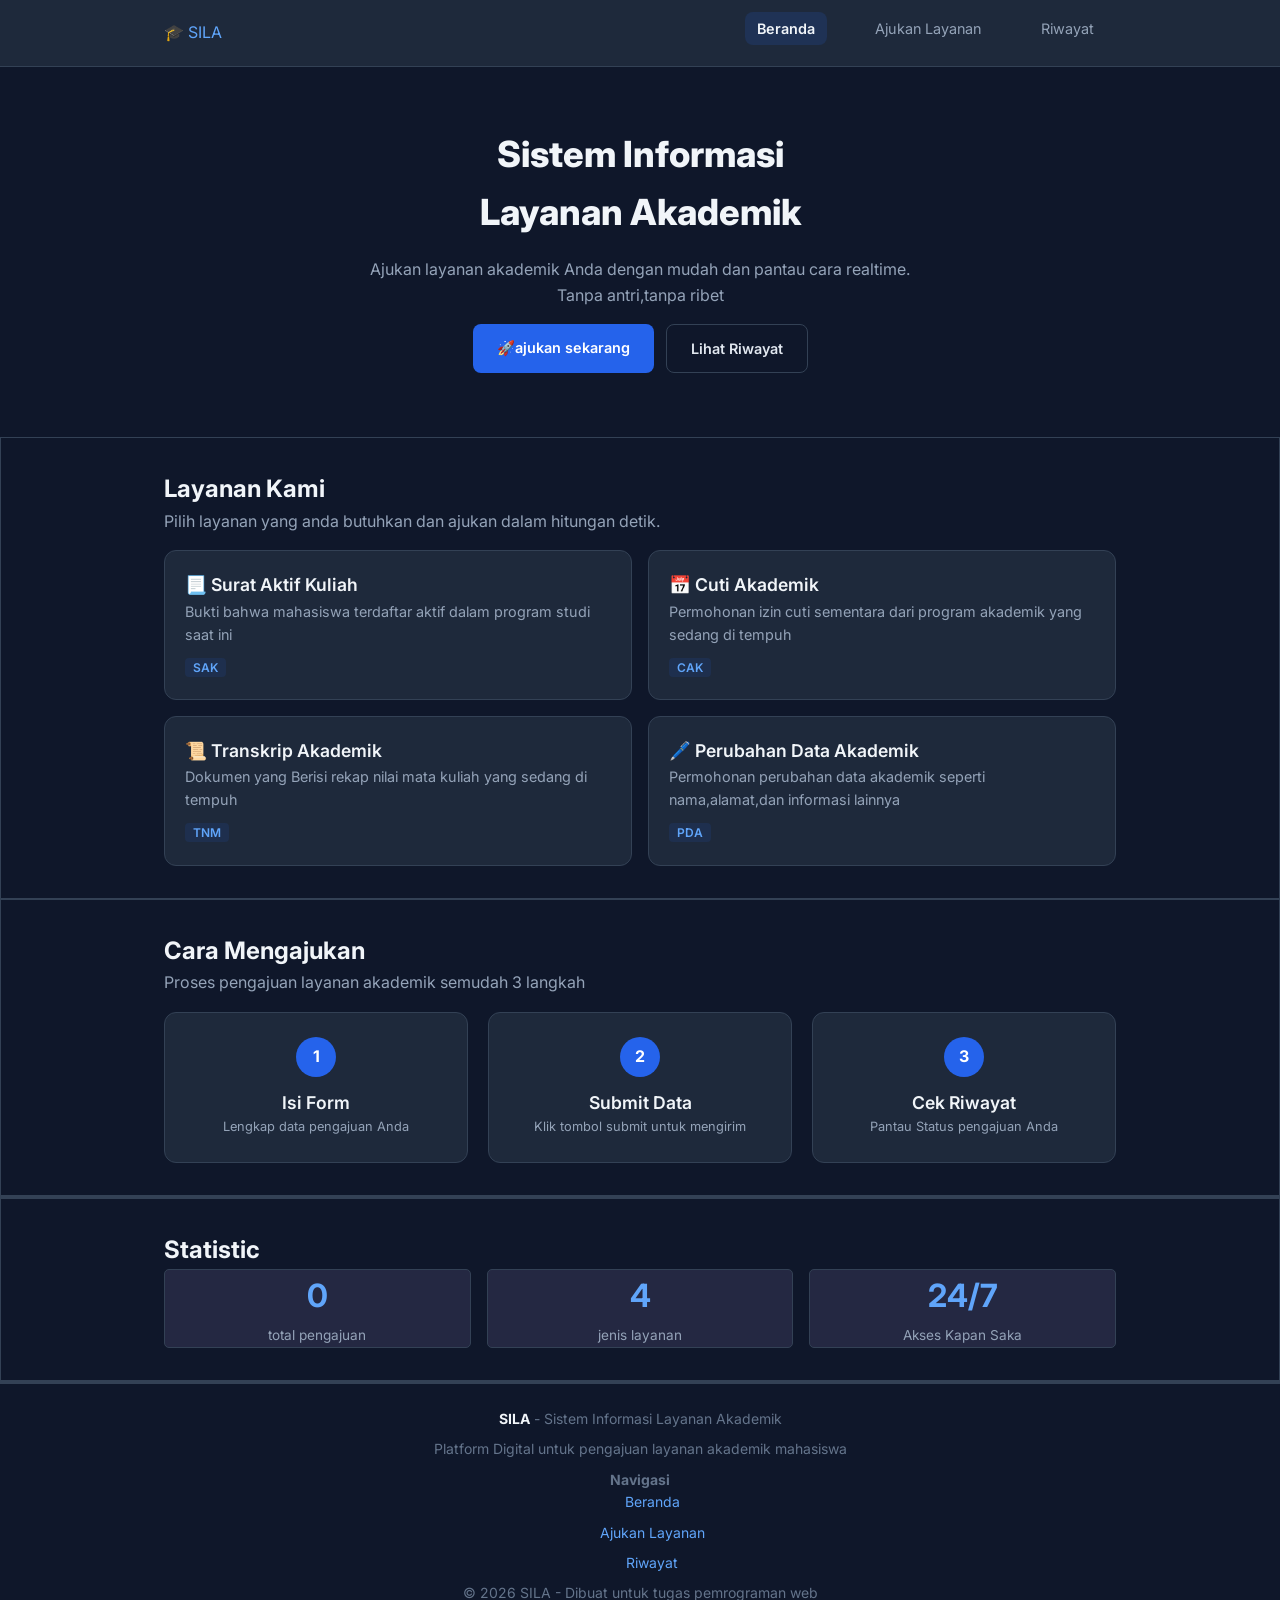
<file: index.html>
<!DOCTYPE html>
<html lang="en">
<head>
    <meta charset="UTF-8">
    <meta name="viewport" content="width=device-width, initial-scale=1.0">
    <title>SILA - Sistem Informasi Layanan Akademik</title>
    <link rel="stylesheet" href="style.css">
    <link rel="preconnect" href="https://fonts.googleapis.com">
    <link rel="preconnect" href="https://fonts.gstatic.com" crossorigin>
    <link href="https://fonts.googleapis.com/css2?family=Inter:ital,opsz,wght@0,14..32,100..900;1,14..32,100..900&display=swap" rel="stylesheet">
</head>
<body>
    <!-- Awal Header -->
     <header class="navbar">
        <div class="container navbar-inner">
            <a href="index.html" class="logo">🎓 SILA</a>
            <input type="checkbox" id="navToggle" class="nav-toggle">
            <label for="navToggle" class="navToggleMenu">
                <span></span>
                <span></span>
                <span></span>
            </label>
            <nav>
                <ul class="nav-menu">
                    <li><a href="index.html"class='active'>Beranda</a></li>
                    <li><a href="layanan.html">Ajukan Layanan</a></li>
                    <li><a href="riwayat.html">Riwayat</a></li>
                </ul>
            </nav>
        </div>
        
     </header>
     <hr>
     <!-- Akhir Header -->

     <!-- Awal Main -->
      <main>
        <!-- section 1:Welcome -->
         <section class="hero">
            <div class="container">
                <h1> Sistem Informasi <BR>Layanan Akademik</h1>
                <p>Ajukan layanan akademik Anda dengan mudah dan pantau cara realtime.<br> Tanpa antri,tanpa ribet</p>
                <div class="hero-button">
                    <!-- link cepat -->
                    <a href="layanan.html" class="btn btn-primary">🚀ajukan sekarang</a>
                    <a href="riwayat.html" class="btn btn-outline"> Lihat Riwayat </a>
                </div>
            </div>
         </section>

         <!-- section 2; Daftar Layanan -->
          <section class="section">
            <div class="container">
                <h2> Layanan Kami</h2>
                <p class="section-desc">Pilih layanan yang anda butuhkan dan ajukan dalam hitungan detik.</p>
                <div class="grid-cards">
                    <article class="card">
                        <h3>📃 Surat Aktif Kuliah</h3>
                        <p>Bukti bahwa mahasiswa terdaftar aktif dalam program studi saat ini</p>
                        <span class="badge">SAK</span>
                    </article>
                    <article class="card">
                        <h3>📅 Cuti Akademik</h3>
                        <p>Permohonan izin cuti sementara dari program akademik yang sedang di tempuh</p>
                        <span class="badge">CAK </span>
                    </article>
                    <article class="card">
                        <h3>📜 Transkrip Akademik</h3>
                        <p>Dokumen yang Berisi rekap nilai mata kuliah yang sedang di tempuh</p>
                        <span class="badge">TNM </span>
                    </article>
                    <article class="card">
                        <h3>🖊️ Perubahan Data Akademik</h3>
                        <p>Permohonan perubahan data akademik seperti nama,alamat,dan informasi lainnya</p>
                        <span class="badge">PDA </span>
                    </article>
                </div>
            </div>
         </section>
         <!-- akhir section 2 -->

        <!-- section 3:Cara mengajukan -->
         <section class="section">
            <div class="container">
                <h2>Cara Mengajukan</h2>
                <p class="section-desc">Proses pengajuan layanan akademik semudah 3 langkah</p>
                <div class="grid-step">
                    <div class="step">
                        <div class="number">1</div>
                        <h3>Isi Form</h3>
                        <p>Lengkap data pengajuan Anda</p>
                    </div>
                    <div class="step">
                        <div class="number">2</div>
                        <h3>Submit Data</h3>
                        <p>Klik tombol submit untuk mengirim</p>
                    </div>
                    <div class="step">
                        <div class="number">3</div>
                        <h3>Cek Riwayat</h3>
                        <p>Pantau Status pengajuan Anda</p>
                    </div>
                </div>
               
            </div>
         </section>
         <hr>

         <!-- Section 4: Statistik -->
          <!-- Section 4: Statistik -->
           <section class="section">
            <div class="container">
                <h2>Statistic</h2>
                <div class="statistik-grid">
                    <div class="statistik">
                        <div class="statistik-number">0</div>
                        <div class="statistik-label">total pengajuan</div>
                    </div>
                    <div class="statistik">
                        <div class="statistik-number">4</div>
                        <div class="statistik-label">jenis layanan</div>
                    </div>
                    <div class="statistik">
                        <div class="statistik-number">24/7</div>
                        <div class="statistik-label">Akses Kapan Saka</div>
                    </div>
                </div>
            </div>
        </section>
    </main>
    <hr>  

      </main>
      <!-- akhir Main -->

      <!-- awal footer -->
      <footer>
        <p><b>SILA</b> - Sistem Informasi Layanan Akademik</p>
        <p>Platform Digital untuk pengajuan layanan akademik mahasiswa</p>
        <p>
            <div class="footer-nav">
                <h4>Navigasi</h4>
                <ul>
                    <li><a href="index.html">Beranda</a></li>
                    <li><a href="layanan.html">Ajukan Layanan</a></li>
                    <li><a href="riwayat.html">Riwayat</a></li>
                </ul>
            </div>
        </p>
        <p>&copy; 2026 SILA - Dibuat untuk tugas pemrograman web</em></p>
      </footer>
      <!--akhir footer -->
      
    


    
</body>
</html>
</file>
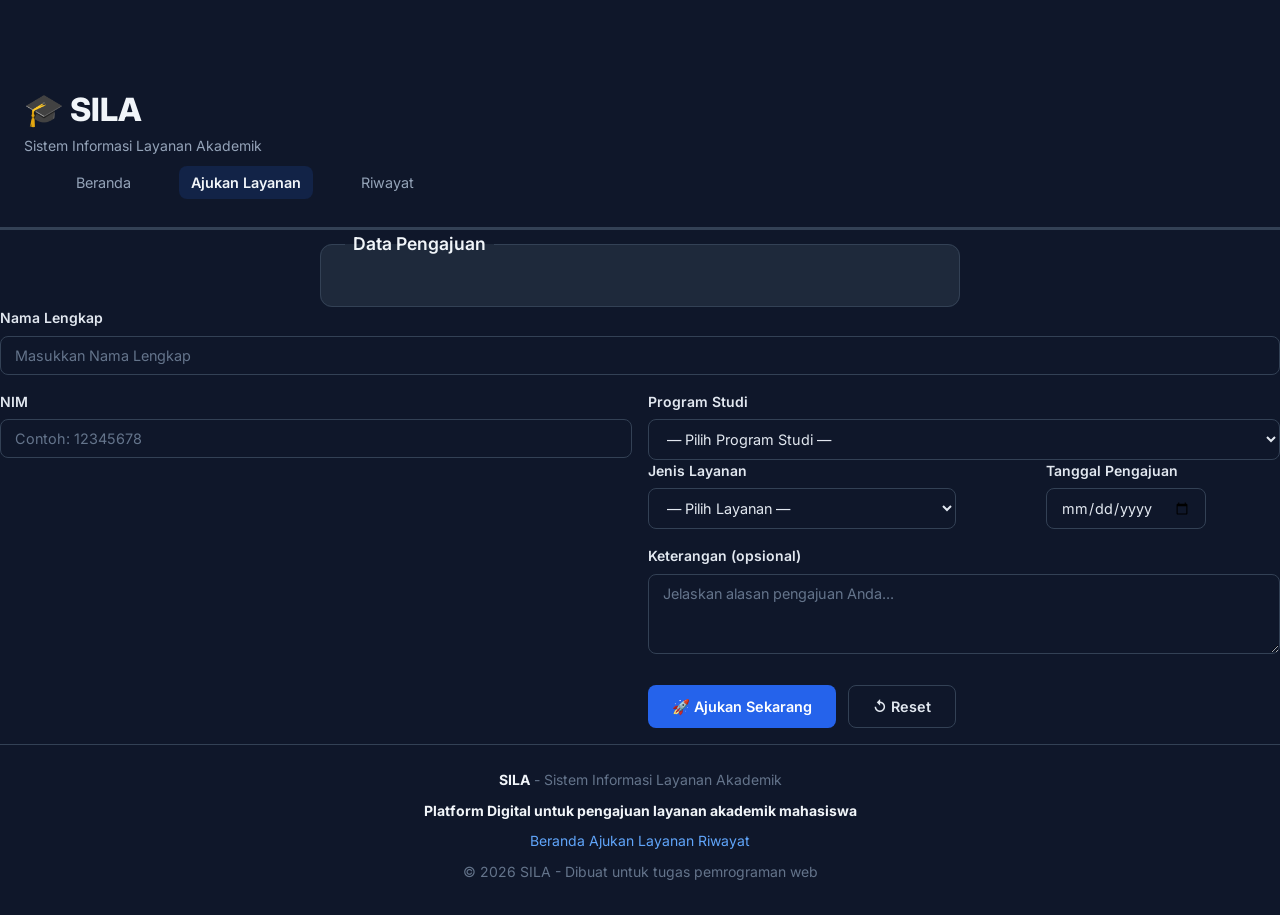
<file: layanan.html>
<!DOCTYPE html>
<html lang="en">
<head>
    <meta charset="UTF-8">
    <meta name="viewport" content="width=device-width, initial-scale=1.0">
    <title>SILA - Sistem Informasi Layanan Akademik</title>
    <link rel="stylesheet" href="style.css">
    <link rel="preconnect" href="https://fonts.googleapis.com">
    <link rel="preconnect" href="https://fonts.gstatic.com" crossorigin>
    <link href="https://fonts.googleapis.com/css2?family=Inter:ital,opsz,wght@0,14..32,100..900;1,14..32,100..900&display=swap" rel="stylesheet">
</head>
<body>
    <!-- Awal Header -->
     <header>
        <h1>🎓 SILA</h1>
        <p class="subtitle">Sistem Informasi Layanan Akademik</p>
        <nav>
            <ul class="nav-menu">
                <li><a href="index.html">Beranda</a></li>
                <li><a href="layanan.html"class='active'>Ajukan Layanan</a></li>
                <li><a href="riwayat.html">Riwayat</a></li>
            </ul>
        </nav>
     </header>
     <hr>
     <!-- Akhir Header -->

     <!-- Awal Main -->
      <main>
        <!-- form pengajuan layanan -->
                 <form  action="#" method="post" class="form-card">
                    <fieldset>
                        <legend> Data Pengajuan</legend>
                    </fieldset>
                 </form>
            </div>
        </section>
<!-- form controls di dalam sini -->
<!-- Nama -->
          <div class="form-group">
            <label for="nama">Nama Lengkap</label>
            <input type="text" id="nama" name="nama" placeholder="Masukkan Nama Lengkap" required>
          </div>
<!-- NIM -->
    <div class="form-row"> 
        <div class="form-group"> 
            <label for="nim">NIM</label> 
            <input type="text" id="nim" name="nim" placeholder="Contoh: 12345678" maxlength="8" required> 
        </div> 
        <div class="form-group"> 
            <label for="prodi">Program Studi</label> 
            <select id="prodi" name="prodi" required> 
                <option value="">— Pilih Program Studi —</option> 
                <option value="Sistem Informasi">Sistem Informasi</option> 
                <option value="Teknik Informatika">Teknik Informatika</option> 
                <option value="Manajemen">Manajemen</option> 
                <option value="Akuntansi">Akuntansi</option> 
            </select> 
     <div class="form-row"> 
        <div class="form-group"> 
            <label for="layanan">Jenis Layanan</label> 
            <select id="layanan" name="layanan" required> 
                <option value="">— Pilih Layanan —</option> 
                <option value="SKA">SKA — Surat Aktif Kuliah</option> 
                <option value="CAK">CAK — Cuti Akademik</option> 
                <option value="TNM">TNM — Transkrip Nilai</option> 
                <option value="PDA">PDA — Perubahan Data</option> 
            </select> 
        </div>
        <div class="form-card">
            <label for="tanggal">Tanggal Pengajuan</label>
            <input type="date" id="tanggal" name="tanggal" required>
        </div>
    </div>
    <div class="form-group"> 
        <label for="keterangan">Keterangan (opsional)</label> 
        <textarea id="keterangan" name="keterangan" rows="3" 
            placeholder="Jelaskan alasan pengajuan Anda..."></textarea> 
    </div>
     <div class="form-actions"> 
         <button type="submit" class="btn btn-primary">🚀 Ajukan Sekarang</button> 
         <button type="reset" class="btn btn-outline">↺ Reset</button> 
     </div> 
            

      </main>
      <!-- akhir Main -->

      <!-- awal footer -->
      <footer>
        <p><b>SILA</b> - Sistem Informasi Layanan Akademik</p>
        <p><b>Platform Digital untuk pengajuan layanan akademik mahasiswa</b></p>
        <p>
            <a href="index.html">Beranda</a>
            <a href="layanan.html">Ajukan Layanan</a>
            <a href="riwayat.html">Riwayat</a>
        </p>
        <p>&copy; 2026 SILA - Dibuat untuk tugas pemrograman web</em></p>
      </footer>
      <!--akhir footer -->
      
    


    
</body>
</html>
</file>
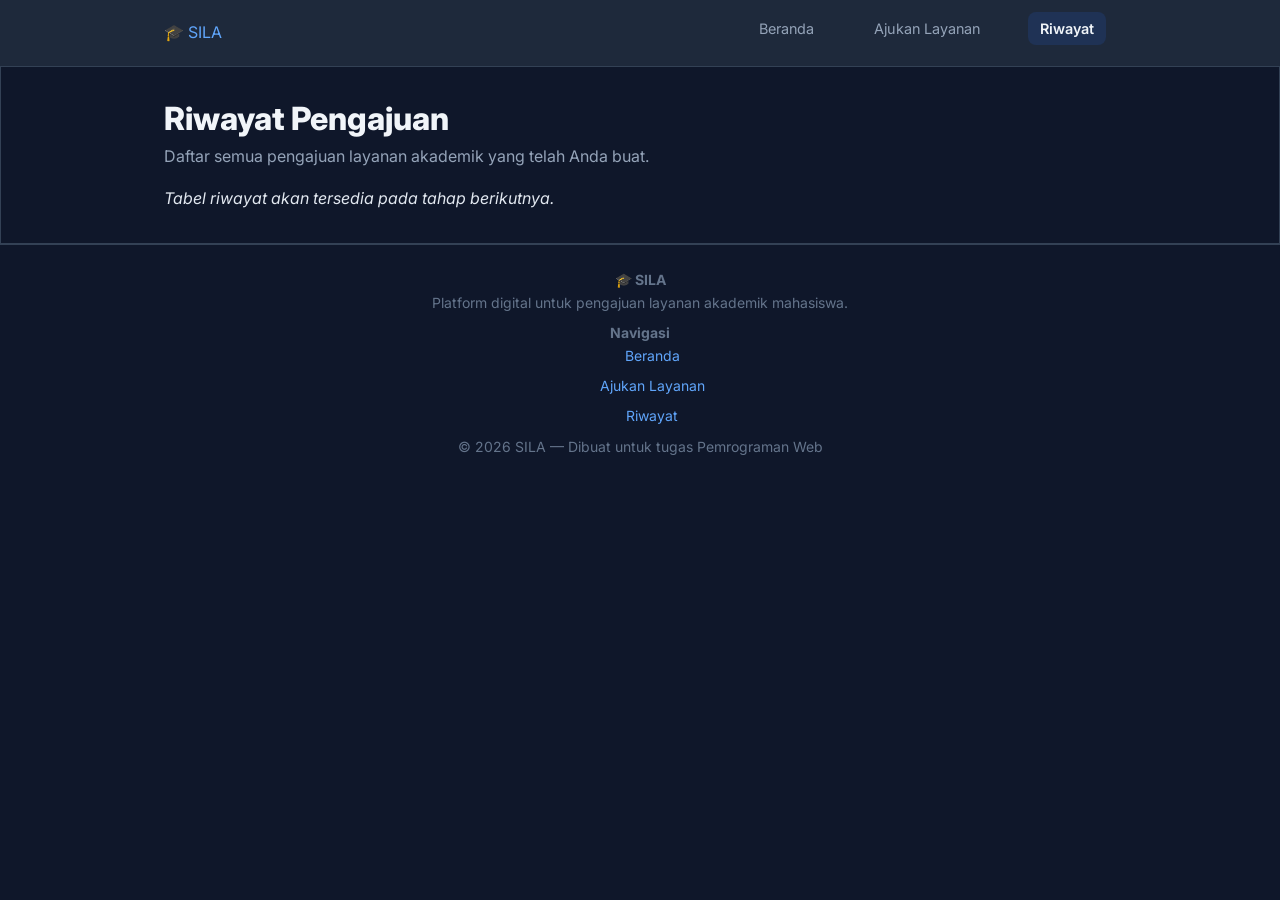
<file: riwayat.html>
<!DOCTYPE html>
<html lang="id">

<head>
    <meta charset="UTF-8">
    <meta name="viewport" content="width=device-width, initial-scale=1.0">
    <title>Riwayat Pengajuan — SILA</title>
    <link rel="preconnect" href="https://fonts.googleapis.com">
    <link rel="preconnect" href="https://fonts.gstatic.com" crossorigin>
    <link href="https://fonts.googleapis.com/css2?family=Inter:wght@400;600;700&display=swap" rel="stylesheet">
    <link rel="stylesheet" href="style.css">
</head>

<body>

    <!-- HEADER & NAVIGASI -->
    <header class="navbar">
        <div class="container navbar-inner">
            <a href="index.html" class="logo">🎓 SILA</a>
            <input type="checkbox" id="navToggle" class="nav-toggle">
            <label for="navToggle" class="hamburger">
                <span></span>
                <span></span>
                <span></span>
            </label>
            <nav>
                <ul class="nav-menu">
                    <li><a href="index.html">Beranda</a></li>
                    <li><a href="layanan.html">Ajukan Layanan</a></li>
                    <li><a href="riwayat.html" class="active">Riwayat</a></li>
                </ul>
            </nav>
        </div>
    </header>

    <main>
        <section class="section">
            <div class="container">
                <h1>Riwayat Pengajuan</h1>
                <p class="section-desc">Daftar semua pengajuan layanan akademik yang telah Anda buat.</p>
                <p><em>Tabel riwayat akan tersedia pada tahap berikutnya.</em></p>
            </div>
        </section>
    </main>

    <!-- FOOTER -->
    <footer class="footer">
        <div class="container footer-inner">
            <div>
                <strong>🎓 SILA</strong>
                <p>Platform digital untuk pengajuan layanan akademik mahasiswa.</p>
            </div>
            <div class="footer-nav">
                <h4>Navigasi</h4>
                <ul>
                    <li><a href="index.html">Beranda</a></li>
                    <li><a href="layanan.html">Ajukan Layanan</a></li>
                    <li><a href="riwayat.html">Riwayat</a></li>
                </ul>
            </div>
        </div>
        <div class="footer-bottom">
            <div class="container">
                <p>&copy; 2026 SILA — Dibuat untuk tugas Pemrograman Web</p>
            </div>
        </div>
    </footer>

</body>

</html>
</file>
<file: style.css>
/* pertemuan 1 */

/* reset dasar = menyamakan format default (lebar setiapp elemen sama)*/
* {
    margin: 0;
    padding: 0;
    box-sizing: border-box;

}

body{
    background-color: #0f172A;
    color: #e2e8f0;
    padding-top: 60px;
    /* supaya konten tidak menutupi konten di bawah */
    
}

/* mengatur sub judul dan judul */
h1,h2,h3{
    color: #f1f5f9;
}

/* Tautan/Link: warna Biru netral dan menghilangkan garis bawaan  */
a{
    color: #60a5fa;
    text-decoration: none;
}

/* hover --> saat link di arahkan ke kursor warna tulisan berubah  */
a:hover {
    color: #93c5fd;
}

/* garis pemisah (hr) menghilangkan borderb bawaan hr,lalu menggantinya dengan garis tipis bagian atas saja */
hr{
    border: none;
    border: 1px solid #334155;
    
}


/* Pertemuan 4 CSS lanjutan */
body{
    font-family: 'Inter',sans-serif;
    line-height: 1.6;

}
/* ukuran dan ketebalan font untuk tiap level heading 
rem = relatif 1 rem = 16px*/
h1{
    font-size: 2rem;
    /* 2 rem = 32px */
    font-weight: 800;
}
h2{
    font-size: 1.5rem;
    /* 1.5 rem = 24px */
    font-weight: 700;
}

h3{
    font-size: 1.1rem;
    /* 1.1 rem = 17.6px */
    font-weight: 600;
}



/* Margin: menambah ruang di luar boorder
Padding: menambah ruang di dalam border */

header{
    padding: 24px;
    /* ruang didalam header */
    border-bottom: 1px solid #334155;

    
}

/* Teks sub-judul berwarna abu */
.subtitle{
    color: #94a3b8;
    font-size: 0.875rem;
    margin-bottom: 12px;
}

/* jarak antar link */
nav a{
    margin-right: 10px;
}

nav a.active{
    color: #f1f5f9;
    font-weight: 600;
}

/* M04 */
/* hero */
.hero{
    padding: 48px 24px;
    text-align: center;
}
.hero h2{
    margin-bottom: 12px;
    font-size: 1.75rem;
}

.hero p{
    color: #94a3b8;
    margin-bottom: 16px;
}

/* section:blok konten dengan garis pemisah */
.section {
    padding: 32px 24px;
    border: 1px solid #334155;
    

}

.section-desc {
    color: #94a3b8;
    margin-bottom: 16px;
}


.card{
    background-color: #1e293b; 
    border: 1px solid #334155; 
    border-radius: 12px; 
    padding: 20px; 
    
}

.card p {
    color: #94a3b8;
    font-size: 0.9rem;
    margin-bottom: 8px;
}

/* List Daftar */
/* Padding Left = memberi ruang untuk bullet/number */

ul,ol {
    padding-left: 24px;
}

/* membuat warna tulisan menjadi soba abu */
li {
    margin-bottom: 8px;
    color: #94a3b8;
}

/* membuat warna item yang BOLD/Tebal menjadi  lebih terang */
li strong,b,span {
    color: #f1f5f9;
}

/* footer */
footer {
    padding: 24px;
    border-top: 1px solid #334155;
    text-align: center;
    font-size: 0.875rem;
    color: #64748b;
}

footer p {
    margin-bottom: 8px;
}



/* M05 Page Layout */
.container{
    max-width: 1000px;
    margin: 0 auto;
    /* tengah horizontal */
    padding: 0 24px;
}



/* Navbar */
.navbar{
    background-color: #1e293b;
    border-bottom: 1px solid #334155;
    padding: 16px 0;
    position: fixed;
    /* menempel di layar atas */
    width: 100%;
    left: 0;
    top: 0;
    z-index: 1000;
    /* memastikan selalu berada di paling atas lapisan */
 
}

.body{
    font-size: 1.35rem;
    font-weight: 700;
    color: #fff;
}



.navbar-inner{
    display: flex;
    /* mwmbuat flexbox */
    justify-content: space-between; 
    /* memberikan jarak berjauhan */
    align-items: center;

}

nav a{
    margin-left: 16px;
    color: #94a3b8;
    font-size: 0.9rem;
}

nav a:hover,nav a.active{
    color: #f1f5f9;
}


/* Hero section */
.hero{
    padding: 64px 0;
    text-align: center;
}

.hero h1{
    font-size: 2.25rem;
    margin-bottom: 16px;
}


/* Hero Button(tombol) */
.hero-button{
    display: flex;
    justify-content: center;
    /* jarak antar tombol */
    gap: 12px;
    

}

.btn{
    display: inline-block;
    padding: 12px 24px;
    border-radius: 8px;
    font-size: 0.9rem;
    font-weight: 600;
}

.btn-primary{
    background-color: #2563eb;
    color: #fff;

}

.btn-outline{
    border: 1px solid #334155;
    color: #e2e8f0;
}



/* Section Layanan  */

.grid-cards {
    display: grid;
    /* aktifkan grid */
    grid-template-columns: 1fr 1fr;
    gap: 16px;
    margin-top: 14px;
}

.badge{
    font-size: 0.75rem;
    font-weight: 600;
    color: #60a5fa;
    background-color: rgba(37, 99, 245, 0.1);
    padding:2px 8px ;
    border-radius: 4px;
}





/* step section */
.grid-step {
    display: flex;
    gap: 20px;
    margin-top: 16px;

}

.step{
    flex: 1;
    /* membuat ukuran/lebar sama rata */
    text-align: center;
    background-color: #1e293b;
    border: 1px solid #334155;
    border-radius: 12px;
    padding: 24px 16px;
}

.number{
    width: 40px; 
    height: 40px; 
    background-color: #2563eb; 
    color: #fff; 
    border-radius: 50%; 
    display: flex; 
    align-items: center; 
    justify-content: center; 
    font-weight: 700; 
    margin: 0 auto 12px; 
}


.step p{
   color:  #94a3b8;
   font-size: 0.80rem;
}
 
.statistik-grid{
   display: flex;
   gap: 16px;
 
}
.statistik{
   flex: 1;
   text-align: center;
   justify-content: center;
   background-color: #242842;
   border: 1px solid #334155;
   border-radius: 5px;
}
.statistik-number{
   font-size: 2rem;
   font-weight: 700;
   color: #60a5fa;
}
.statistik-label{
   color: #94a3b8;
   font-size: 0.85rem;
   margin-top: 4px;
}




/* struktur dan navigasi */


.nav-menu{
    list-style: none;
    /* menghilangkan bullet */
    display: flex;
    /* membuat sejajar satu baris */
    gap: 10px;
    /* jarak antar menu */
}



/* tampilan link setiap menu */
.nav-menu li a{
    font-size: 0.9rem;
    padding: 8px 12px;
    border-radius: 8px;
    color: #94a3b8;

}

.nav-menu li a.active{
    color: #f1f5f9;
    font-weight: 600;
    background-color: rgba(37, 99, 235, 0.15);
}


/* menu hover(diarahkan kursor) */
.nav-menu li a:hover{
    color: #f1f5f9;
    background-color: rgba(225, 225, 225, 0.05);
}




/* Nav Footer */
.footer-nav ul{
    list-style: none;
    /* hapus bullet */


}



/*Menu Toggle Hamburger style */
/* checkbox di sembunyikan */
.nav-toggle { 
    display: none; 
} 
 
.hamburger { 
    display: none; 
    flex-direction: column; 
    gap: 5px; 
    cursor: pointer; 
    padding: 4px; 
} 
 
.hamburger span { 
    display: block; 
    width: 24px; 
    height: 3px; 
    background-color: #f1f5f9; 
    border-radius: 2px; 
}
@media (max-width: 768px) { 
    .navbar-inner { 
        flex-wrap: wrap; 
    } 
 
    .hamburger { 
        display: flex; 
    } 
 
    nav { 
        width: 100%; 
        order: 3; 
    } 
 
    .nav-menu { 
        display: none; 
        flex-direction: column;
         gap: 0;
         width: 100%; 
padding: 8px 0; 
border-top: 1px solid #334155; 
margin-top: 12px; 
} 
.nav-menu li a { 
display: block; 
padding: 10px 0; 
border-radius: 0; 
} 

.nav-toggle:checked~nav .nav-menu { 
display: flex; 
} 
}

    
/* media querry: Tampilan Mobile */
/* Max width: <=768px */
/* - ikon toggle muncul */
/* - menu berubah menjadi vertikal */
/* - tersembunyi, muncul ketika saat di centak/klik menu togglenya */


/* MEDIA QUERY & RESPOSIF SILA */

/* Tablet & Mobile */

@media (max-width: 768px) {
    .navbar-inner { 
        flex-wrap: wrap; 
    } 
 
    .hamburger { 
        display: flex; 
    } 
 
    nav { 
        width: 100%; 
        order: 3; 
    } 
 
    .nav-menu { 
        display: none; 
        flex-direction: column; 
        gap: 0; 
        width: 100%; 
        padding: 8px 0; 
        border-top: 1px solid #334155; 
        margin-top: 12px; 
    } 
 
    .nav-menu li a { 
        display: block; 
        padding: 10px 0; 
        border-radius: 0; 
    } 
 
    .nav-toggle:checked ~ nav .nav-menu { 
        display: flex; 
    } 
 
    .nav-menu { 
        gap: 4px; 
    }
    .hero h1{
        font-size: 1.5rem;
    }
    
    .hero-buttons { 
        flex-direction: column; 
        align-items: center; 
    } 
 
    .cards-grid { 
        grid-template-columns: 1fr; 
    } 
 
    .steps-grid { 
        flex-direction: column; 
    } 
 
    .stats-grid { 
        flex-direction: column; 
    } 
 
    .footer-inner { 
        grid-template-columns: 1fr; 
        gap: 24px; 
    }
 }

/* SMALL MOBILE */
@media (max-width: 480px) { 
    .hero h1 {
        font-size: 1.25rem;
    } 
 
    .btn { 
        width: 100%;
      text-align: center; 
    }
}

.btn {
    display: inline-block;
    padding: 12px 24px;
    border-radius: 8px;
    font-size: 0.9rem;
    font-weight: 600;
    transition: background-color 0.3s, color 0.3s, transform 0.2s;
}

.card { 
    background-color: #1e293b; 
    border: 1px solid #334155; 
    border-radius: 12px; 
    padding: 20px; 
    transition: border-color 0.3s, transform 0.2s; 
} 
 
.card:hover { 
    border-color: #475569; 
    transform: translateY(-2px);
}

/* animasi */
@keyframes fadeIn {
    from {
        opacity: 0;
        transform: translateY(20px);
    }
    to {
        opacity: 1;
        transform: translateY(0);
    }
}

.hero {
    animation: fadeIn 0.6s ease;
}

/* FORM - SILA */

.form-card {
    max-width: 640px;
    margin: 0 auto;
}

fieldset {
    border: 1px solid #334155;
    border-radius: 12px;
    padding: 24px;
    background-color: #1e293b;
}

legend {
    font-size: 1.1rem;
    font-weight: 600;
    color: #f1f5f9;
    padding: 0 8px;
}

.form-group {
    margin-bottom: 16px;
}
.form-group label {
    display: block;
    font-size: 0.875rem;
    font-weight: 600;
    color: #e2e8f0;
    margin-bottom: 6px;
}

/* M10 */

.form-card {
    max-width: 640px;
    margin: 0 auto;
}

fieldset {
    border: 1px solid #334155;
    border-radius: 12px;
    padding: 24px;
    background-color: #1e293b;
}

legend {
    font-size: 1.1rem;
    font-weight: 600;
    color: #f1f5f9;
    padding: 0 8px;
}

.form-group {
    margin-bottom: 16px;
}

.form-group label {
    display: block;
    font-size: 0.875rem;
    font-weight: 600;
    color: #e2e8f0;
    margin-bottom: 6px;
}

.form-group input,
.form-group select,
.form-group textarea {
    width: 100%;
    padding: 10px 14px;
    background-color: #0f172a;
    border: 1px solid #334155;
    border-radius: 8px;
    color: #e2e8f0;
    font-family: inherit;
    font-size: 0.9rem;
    outline: none;
    transition: border-color 0.3s;

}

.form-group input :focus,
.form-group select :focus,
.form-group textarea :focus {
    border-color: #2563eb;
}

.form-group input::placeholder,
.form-group textarea::placeholder {
    color:#64748b;
}

.form-group select {
    cursor: pointer;
}

.form-group textarea {
    resize: vertical;
    min-height: 80px;

}

.form-row {
    display: grid;
    grid-template-columns: 1fr 1fr;
    gap: 16px;
}

.form-actions {
    display: flex;
    gap: 12px;
    margin-top: 24px;
}

.form-actions .btn {
    cursor: pointer;
    border: none;
    font-family: inherit;
}

.form-actions .btn-outline {
    border: 1px solid #334155;
    background: none;
}
</file>
